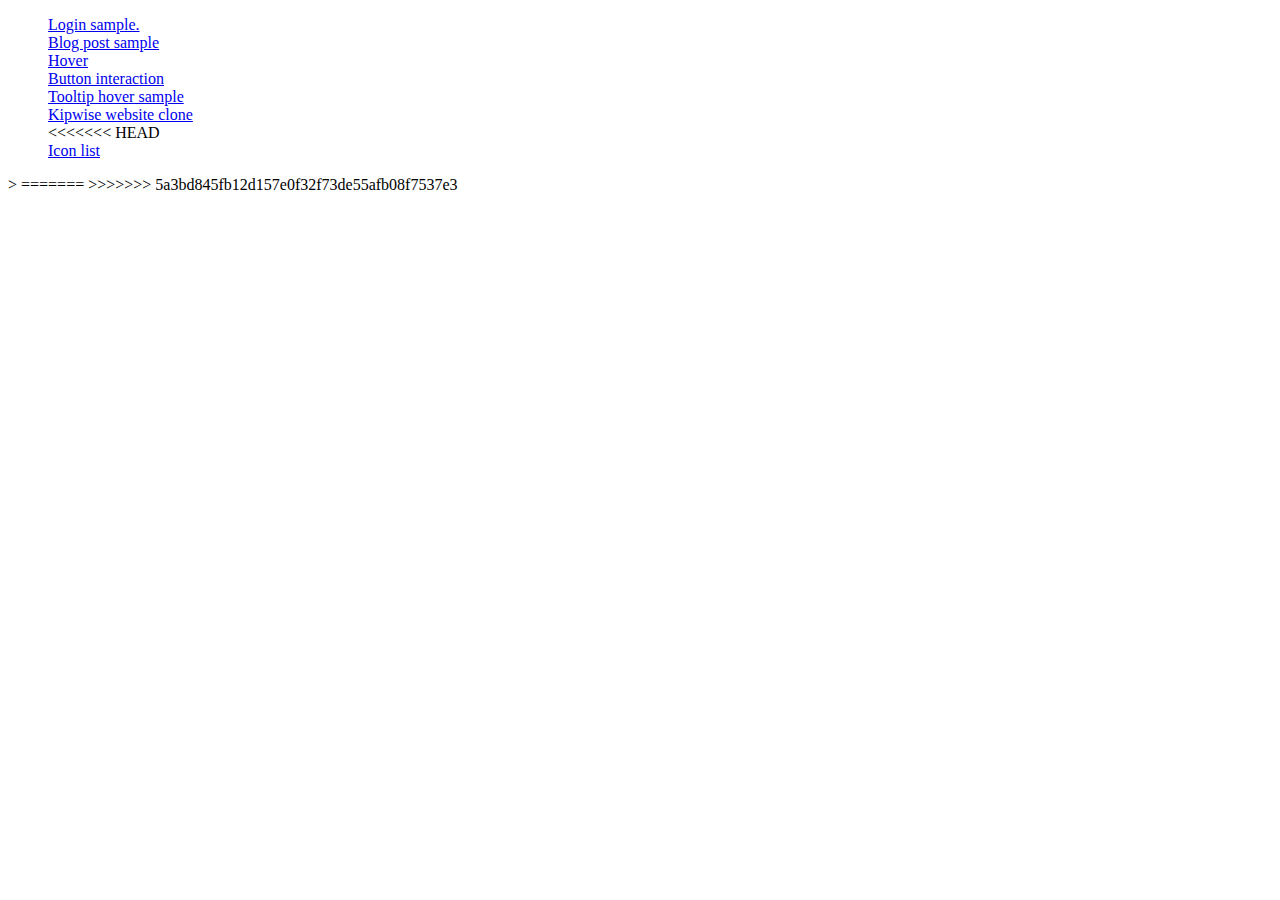
<file: index.html>
<!DOCTYPE html>
<html lang="en">
<head>
    <meta charset="UTF-8">
    <meta name="viewport" content="width=device-width, initial-scale=1.0">
    <meta http-equiv="X-UA-Compatible" content="ie=edge">
    <style>
        li{
            list-style-type: none;
        }
    </style>
    <title>Practice</title>
</head>
<body>
<ul>

    <li><a href="Sign in sample/Sign_in.html">Login sample.</a></li>
    <li><a href="Blog_post sample/blog.html">Blog post sample</a></li>
    <li> <a href="Hover_js/day3.html">Hover </a></li>
    <li><a href="Button_interaction/day4.html">Button interaction</a></li>
    <li><a href="tooltip_hover/day5.html">Tooltip hover sample</a></li>
    <li><a href="Kipwise website clone/index.html">Kipwise website clone</a></li>
<<<<<<< HEAD
    <li><a href="New folder/iconList.html">Icon list</a></li>
</ul>>
=======

</ul>
>>>>>>> 5a3bd845fb12d157e0f32f73de55afb08f7537e3
</body>
</html>
</file>
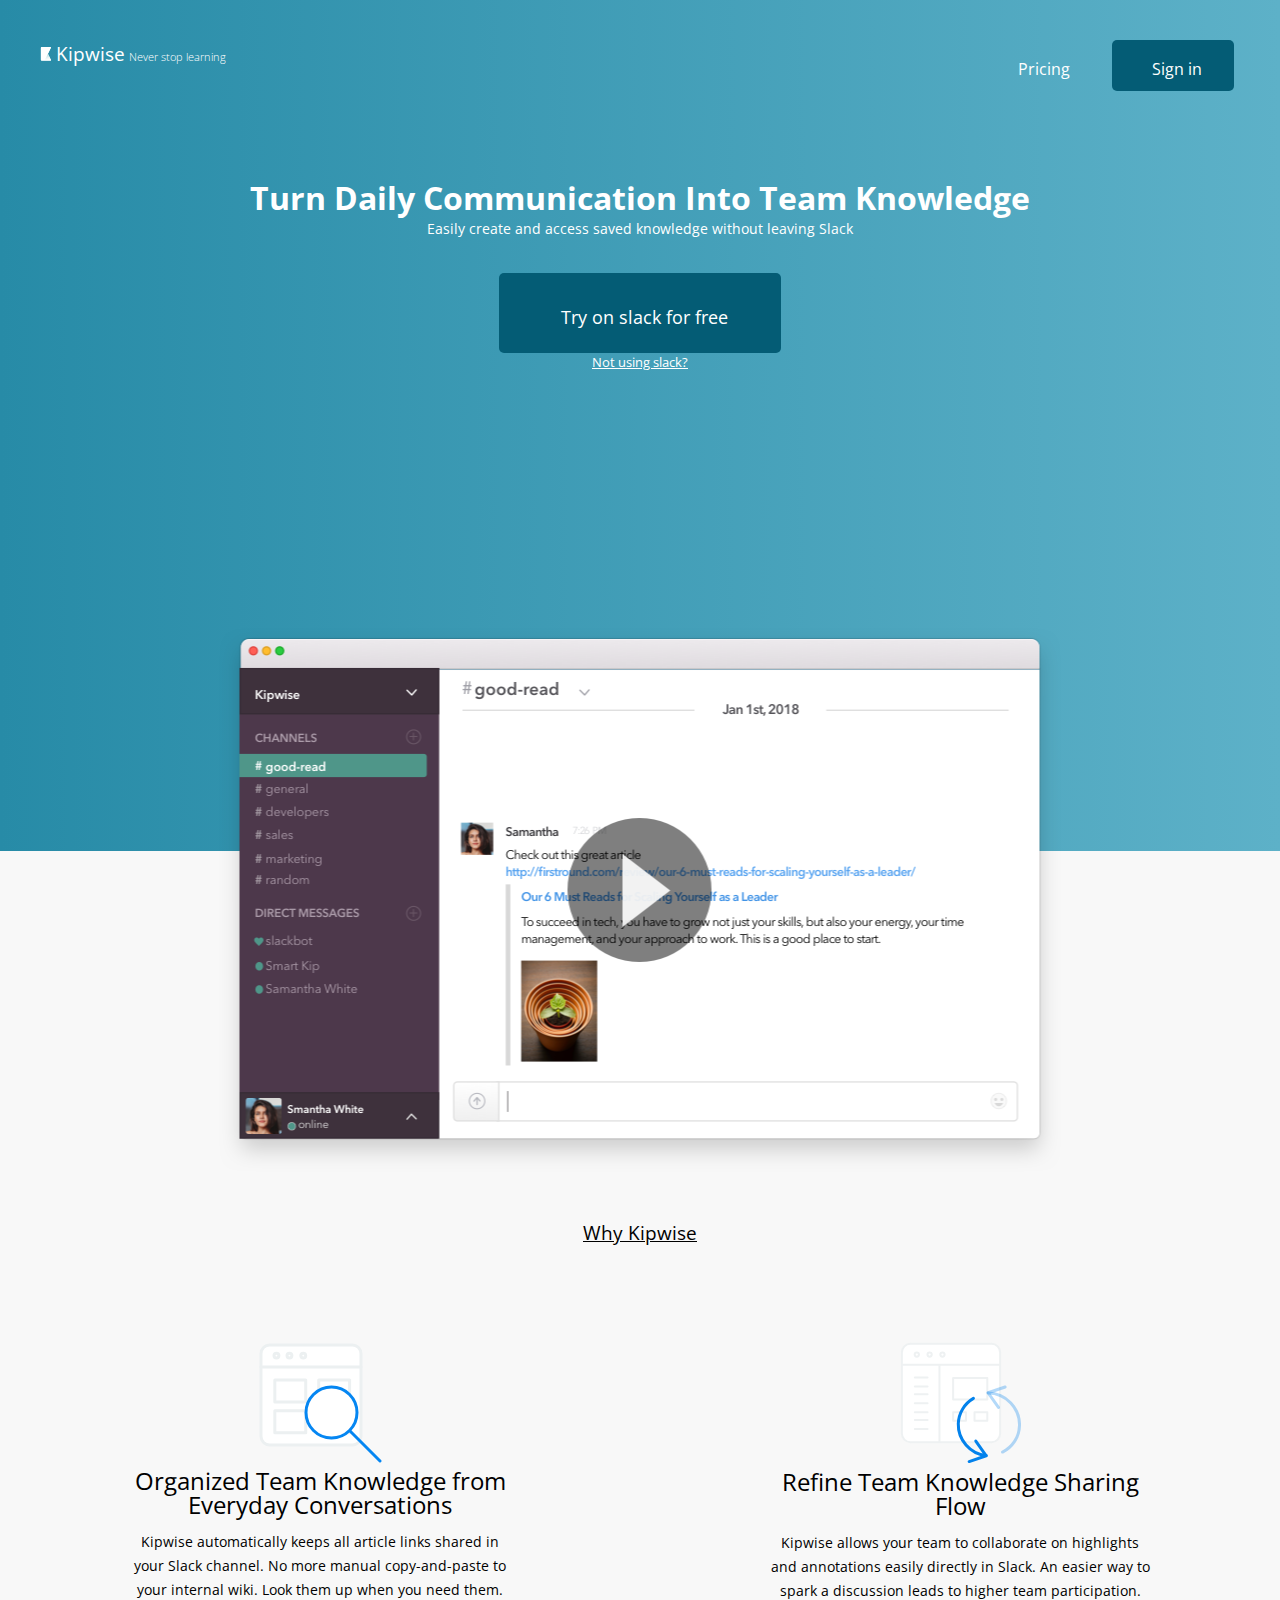
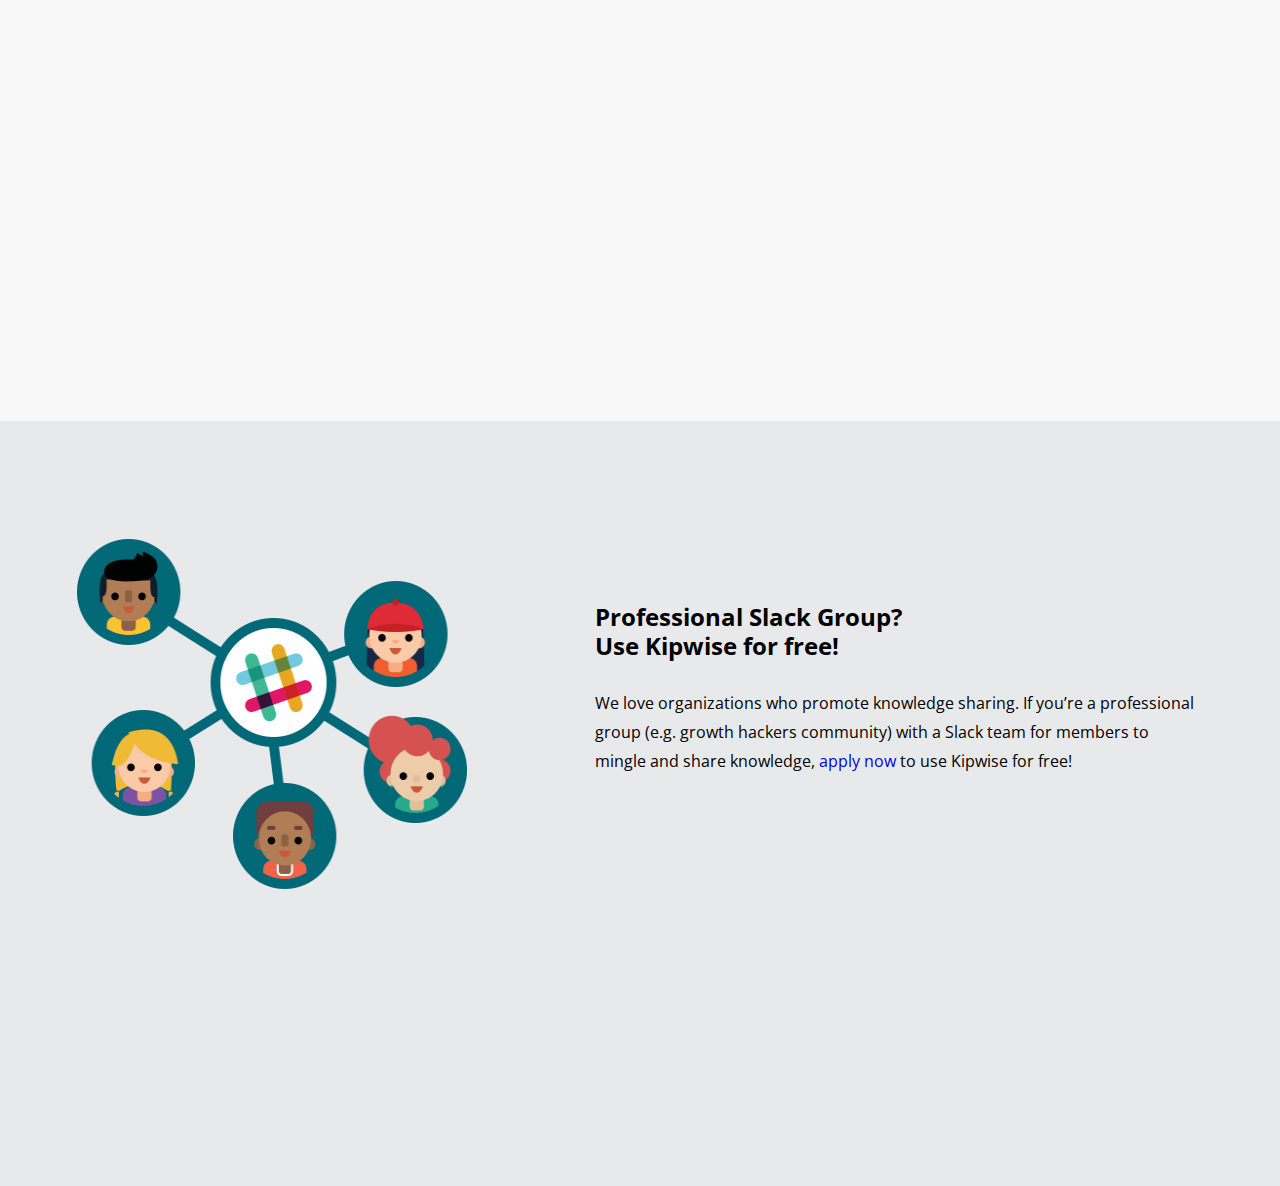
<file: Kipwise website clone/index.html>
<!DOCTYPE html>
<html lang="en">
<head>
    <meta charset="UTF-8">
    <meta name="viewport" content="width=device-width, initial-scale=1.0">
    <meta http-equiv="X-UA-Compatible" content="ie=edge">
    <link rel="stylesheet" href="index.css">
    <link rel="stylesheet" href="https://use.fontawesome.com/releases/v5.0.9/css/all.css" integrity="sha384-5SOiIsAziJl6AWe0HWRKTXlfcSHKmYV4RBF18PPJ173Kzn7jzMyFuTtk8JA7QQG1" crossorigin="anonymous">    
    <link href="https://fonts.googleapis.com/css?family=Open+Sans:400,700" rel="stylesheet"> 
    <title>Document</title>
</head>

<body>
        <!-- The video image, which has the video embedded -->
        <a href="#open-modal"><img src="assets/vid.png" alt="" class="image"></a>
        
        <!-- Modal window -->
        <!-- <div id="open-modal" class="modal-window">
            <div>
              <a href="#modal-close" title="Close" class="modal-close">Close</a>
              <iframe width="843" height="400" src="#">
              </iframe> 
              
              </div>
          </div> -->
        <!-- End modal window -->

<!-- The nav bar -->
<nav>
      <div class="position--nav">
        <ul class="clearfix">
            <li class="left--nav">
                <a href="/"><img src="assets/kipwise.png" alt="" srcset="">  Kipwise</a>
                <span>  Never stop learning</span>
            </li>

            <li class="right--nav">
                <a href="https://kipwise.com/pricing">Pricing</a>
                <a href="https://kipwise.com/auth/slack" class="btn2"><i class="fab fa-slack"></i>Sign in</a>
            </li>
        </ul>
    </div>
</nav>


<div class="section1">
        <h1>Turn Daily Communication Into Team Knowledge</h1>
        <p class="text">Easily create and access saved knowledge without leaving Slack</p>
        <a href="https://kipwise.com/auth/connect/slack" class="btn"><i class="fab fa-slack"></i> Try on slack for free</a>
        <p class="text2">Not using slack?</p>
 
</div>

<section class="section2">
        <span>okasds</span>
        <p class="section2--heading">Why Kipwise</p>

    <div class="section2--outer">
        <div class="section2--inner">
            <div>
                <img src="assets/x.svg" alt="">
            </div>
            <h3>Organized Team Knowledge from Everyday Conversations</h3>
            <p>Kipwise automatically keeps all article links shared in your Slack channel. No more manual copy-and-paste to your internal wiki. Look them up when you need them.</p>
        </div>

        <div class="section2--inner">
                <div>
                    <img src="assets/y.svg" alt="">
                </div>
                <h3>Refine Team Knowledge Sharing Flow</h3>
                <p>Kipwise allows your team to collaborate on highlights and annotations easily directly in Slack. An easier way to spark a discussion leads to higher team participation.</p>
        </div>
    </div>
</section>

<section class="section3">
        <span>x</span>
        <div>
                <div class="section3--image">
                    <div>
                        <img src="assets/kip.png" alt="" class="kip">
                    </div>

                    <div class="section3--container">
                        <h2>Professional Slack Group? <br>
                                Use Kipwise for free!</h2><br>
                        <p>We love organizations who promote knowledge sharing. If you’re a professional group (e.g. growth hackers community) with a Slack team for members to mingle and share knowledge, <a href="https://kipwise.com/pricing/professional-groups">apply now</a> to use Kipwise for free! </p>
                    </div>
                </div>
        </div>
</section>
</body>
</html>
</file>
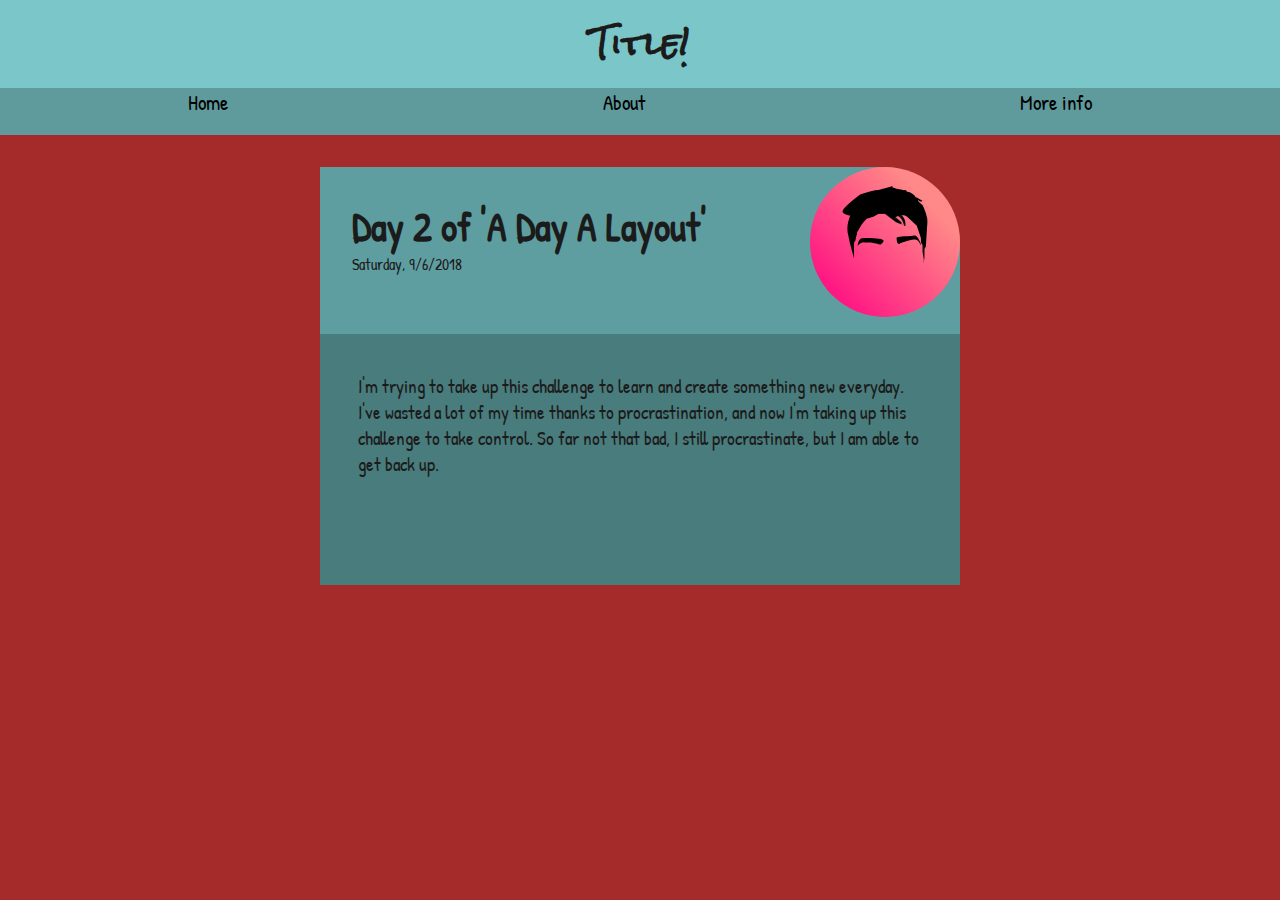
<file: Blog_post sample/blog.html>
<!DOCTYPE html>
<html lang="en">
<head>
    <meta charset="UTF-8">
    <meta name="viewport" content="width=device-width, initial-scale=1.0">
    <meta http-equiv="X-UA-Compatible" content="ie=edge">
    <link rel="stylesheet" href="blog.css">
    <link href="https://fonts.googleapis.com/css?family=Patrick+Hand|Rock+Salt" rel="stylesheet"> 
    <title>Document</title>
</head>
<body>
    <header>
        <div class="title">
            <p>Title!</p>
        </div>

        <nav>
            <ul>
                <li><a href="../index.html">Home</a></li>
                <li><a href="https://github.com/goprime10">About</a></li>
                <li><a href="#">More info</a></li>
            </ul>
        </nav>
    </header>

    <main>
        <div class="post">
            <img src="primo.png" alt="">

           <div class="post-main">
               <p class="post-details">Day 2 of 'A Day A Layout'</p>
               <span>Saturday, 9/6/2018</span>
           </div>

           <div class="post-text">
               <p>I'm trying to take up this challenge to learn and create something new everyday. I've wasted a lot of my time thanks to procrastination,
                   and now I'm taking up this challenge to take control. So far not that bad, I still procrastinate, but I am able to get back up.
               </p>
           </div>
        </div>
    </main>
</body>
</html>
</file>
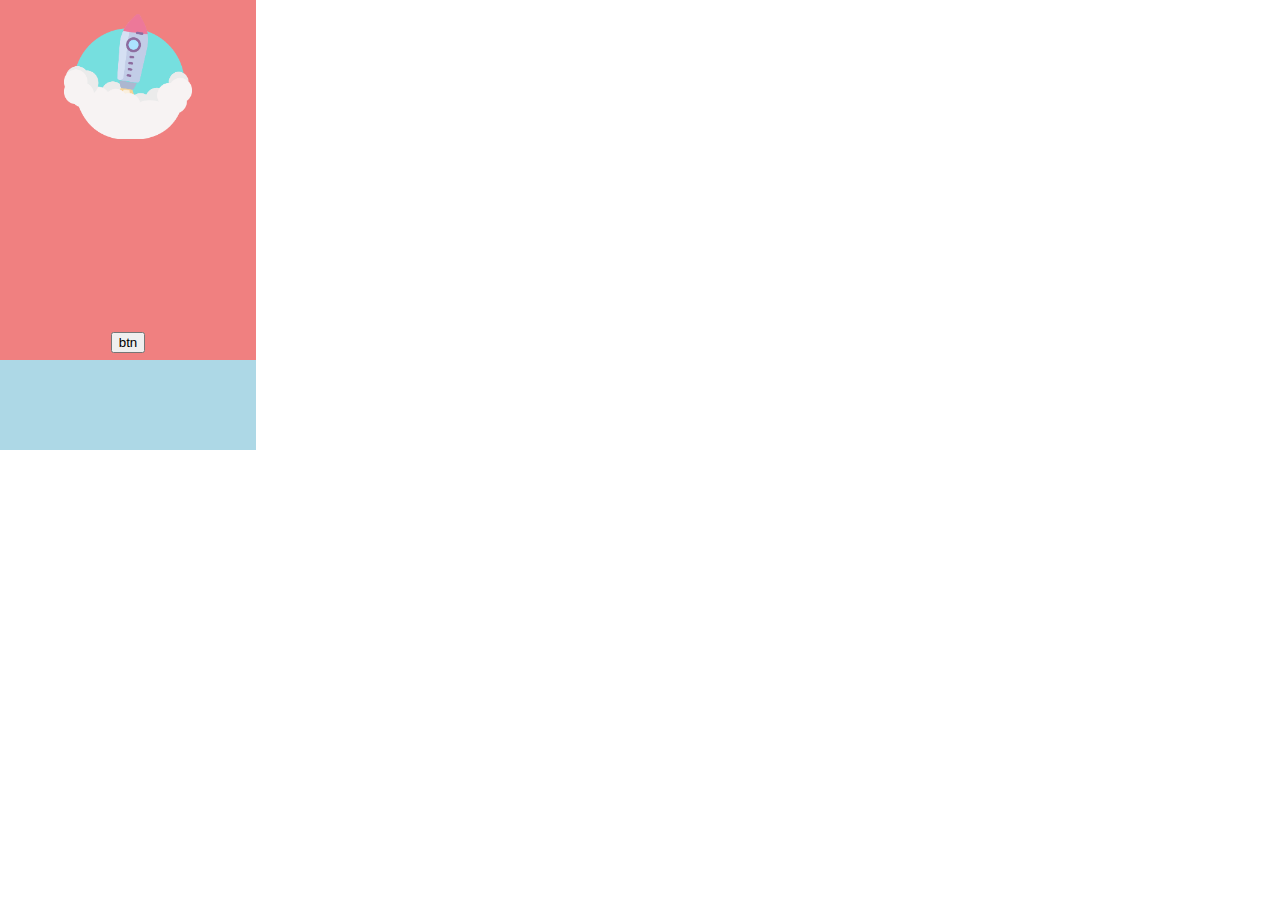
<file: Button_interaction/day4.html>
<!DOCTYPE html>
<html lang="en">
<head>
    <meta charset="UTF-8">
    <meta name="viewport" content="width=device-width, initial-scale=1.0">
    <meta http-equiv="X-UA-Compatible" content="ie=edge">
    <link rel="stylesheet" href="day4.css">
    <script src="day4.js"></script>
    <title>Document</title>
</head>
<body>

    <div class="card-main">
        <div class="card-upper">
            <div class="image" id="img"><img src="../Day_3/dl1.png" alt=""></div>
            <button onclick="test()">btn</button>
        </div>

    </div>


</body>
</html>
</file>
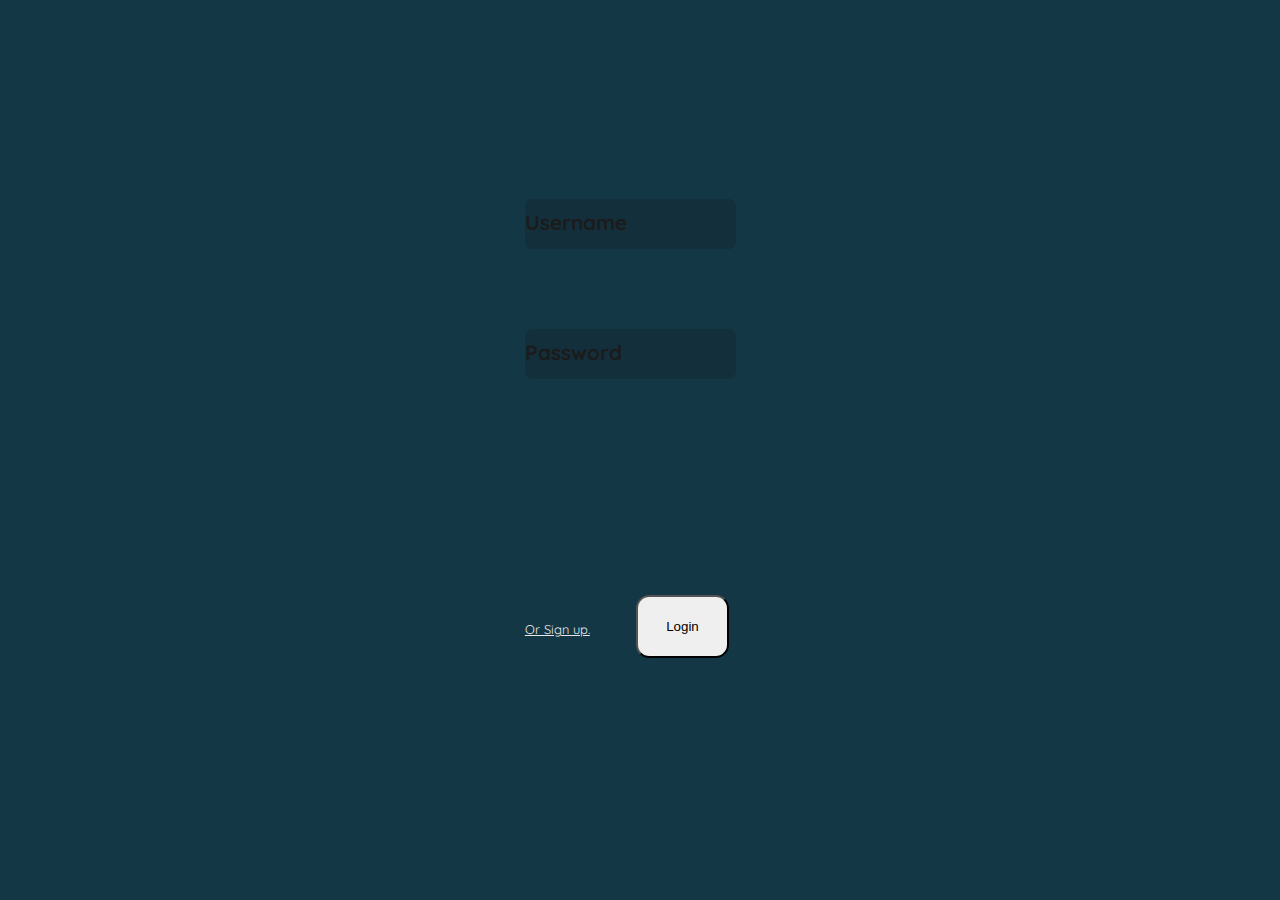
<file: Day_1/Sign_in.html>
<!DOCTYPE html>
<html lang="en">
<head>
    <meta charset="UTF-8">
    <meta name="viewport" content="width=device-width, initial-scale=1.0">
    <meta http-equiv="X-UA-Compatible" content="ie=edge">
    <link rel="stylesheet" href="sign_in.css">
    <link href="https://fonts.googleapis.com/css?family=Quicksand:400,700" rel="stylesheet"> 
    <title>Day 1:A Log in/Sign up page.</title>
</head>

<body>
<div class="log-in">

    <form action="#">

        <div class="group first">
            <input type="text" required>
            <span class="bar"></span>
            <label>Username</label>
        </div>

        <div class="group">
                <input type="text" required>
                <span class="bar"></span>
                <label>Password</label>
            </div>

        <button type="submit">Login</button>
        <span class="sign_up"><a href="#">Or Sign up.</a></span>
    </form>
</div>    
</body>
</html>
</file>
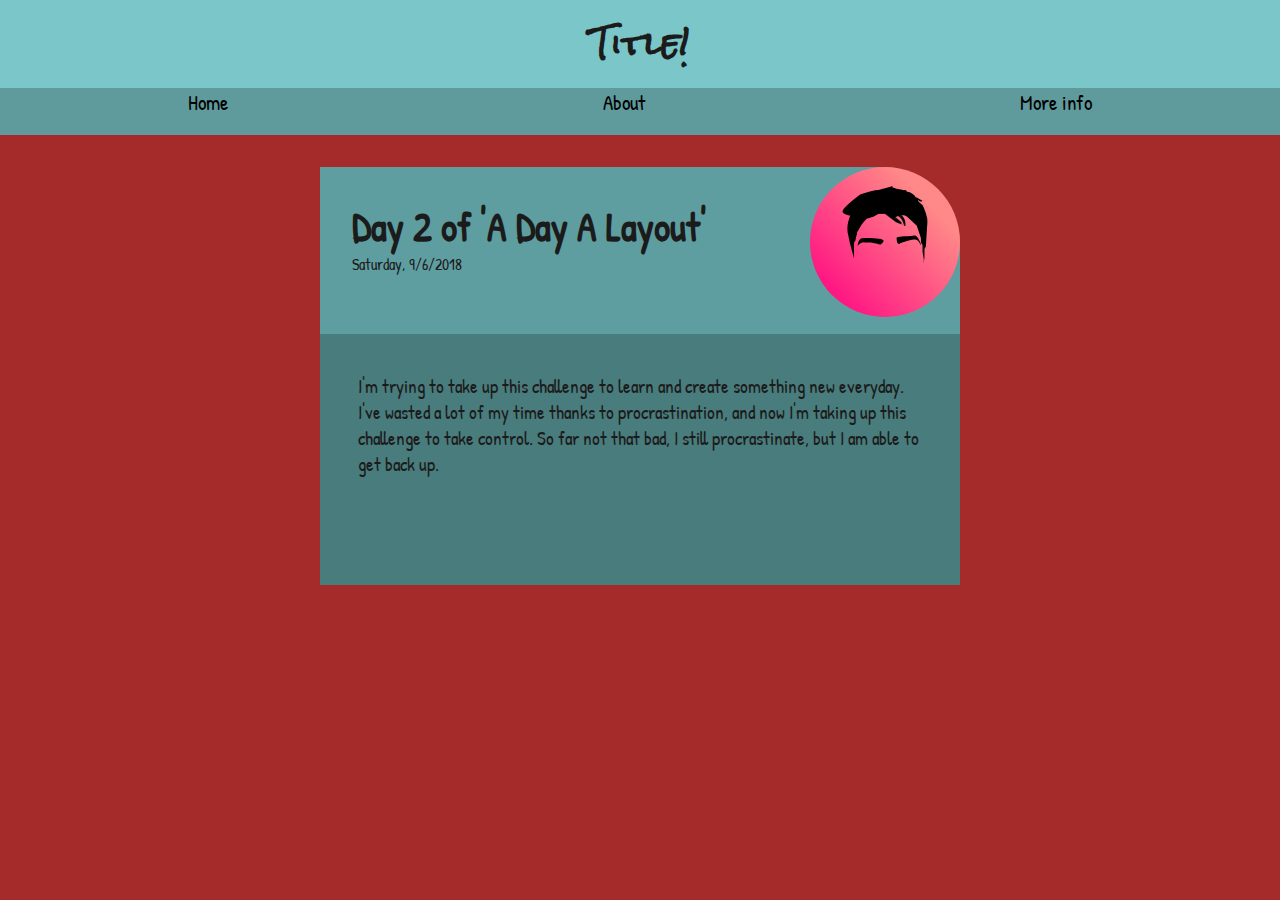
<file: Day_2/day2.html>
<!DOCTYPE html>
<html lang="en">
<head>
    <meta charset="UTF-8">
    <meta name="viewport" content="width=device-width, initial-scale=1.0">
    <meta http-equiv="X-UA-Compatible" content="ie=edge">
    <link rel="stylesheet" href="day2.css">
    <link href="https://fonts.googleapis.com/css?family=Patrick+Hand|Rock+Salt" rel="stylesheet"> 
    <title>Document</title>
</head>
<body>
    <header>
        <div class="title">
            <p>Title!</p>
        </div>

        <nav>
            <ul>
                <li><a href="../index.html">Home</a></li>
                <li><a href="https://github.com/goprime10">About</a></li>
                <li><a href="#">More info</a></li>
            </ul>
        </nav>
    </header>

    <main>
        <div class="post">
            <img src="primo.png" alt="">

           <div class="post-main">
               <p class="post-details">Day 2 of 'A Day A Layout'</p>
               <span>Saturday, 9/6/2018</span>
           </div>

           <div class="post-text">
               <p>I'm trying to take up this challenge to learn and create something new everyday. I've wasted a lot of my time thanks to procrastination,
                   and now I'm taking up this challenge to take control. So far not that bad, I still procrastinate, but I am able to get back up.
               </p>
           </div>
        </div>
    </main>
</body>
</html>
</file>
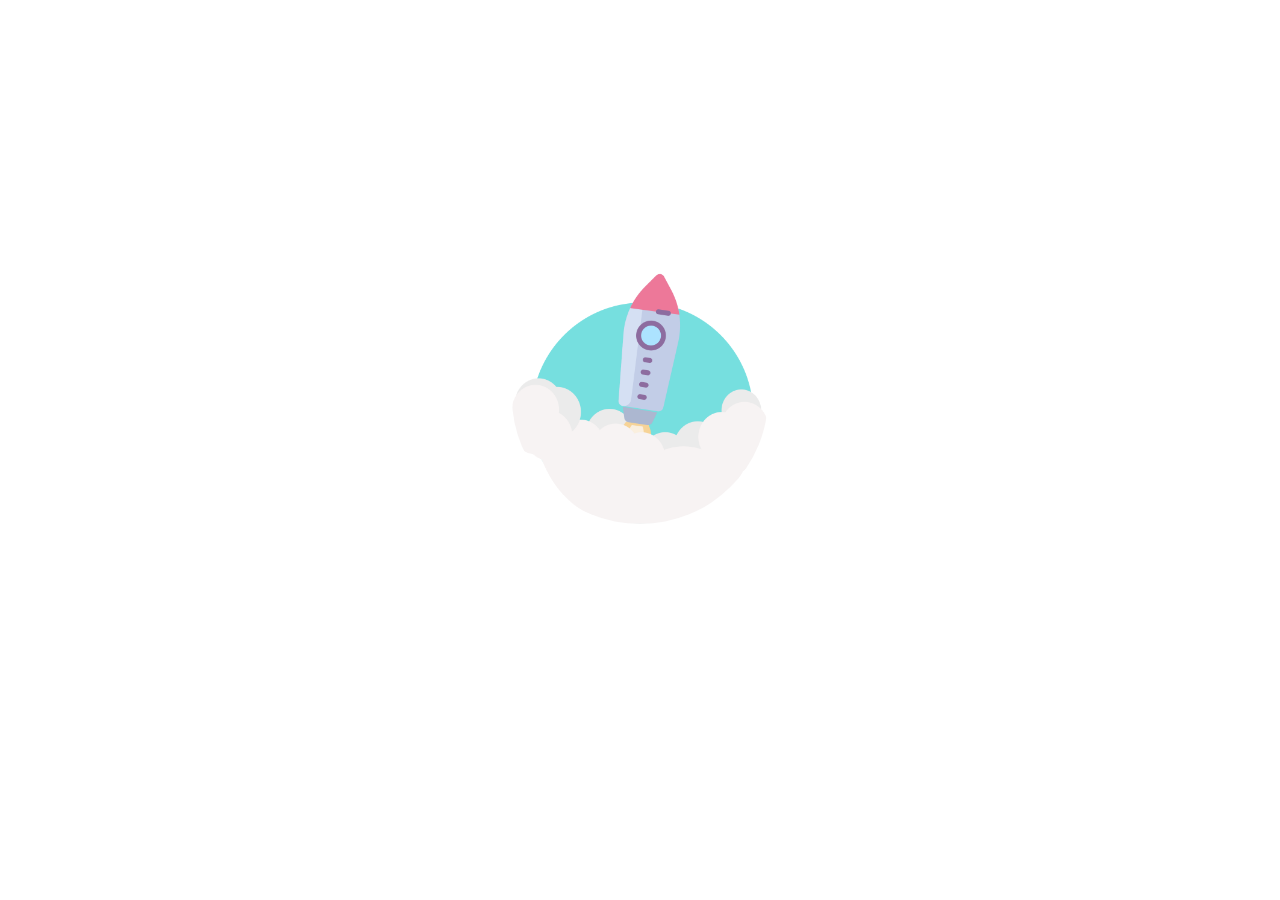
<file: Day_3/day3.html>
<!DOCTYPE html>
<html lang="en">
<head>
    <meta charset="UTF-8">
    <meta name="viewport" content="width=device-width, initial-scale=1.0">
    <meta http-equiv="X-UA-Compatible" content="ie=edge">
    <link rel="stylesheet" href="day3.css">
    <script src="day3.js"></script>
    <title>Document</title>
</head>
<body>
        <div class="arrow" id="boxx">
                <p>arrow</p>
        </div>

        <div class="main">
            <div class="box">
            <img src="dl1.png" alt="" onmouseover="test()">
            </div>
        </div>

</body>
</html>
</file>
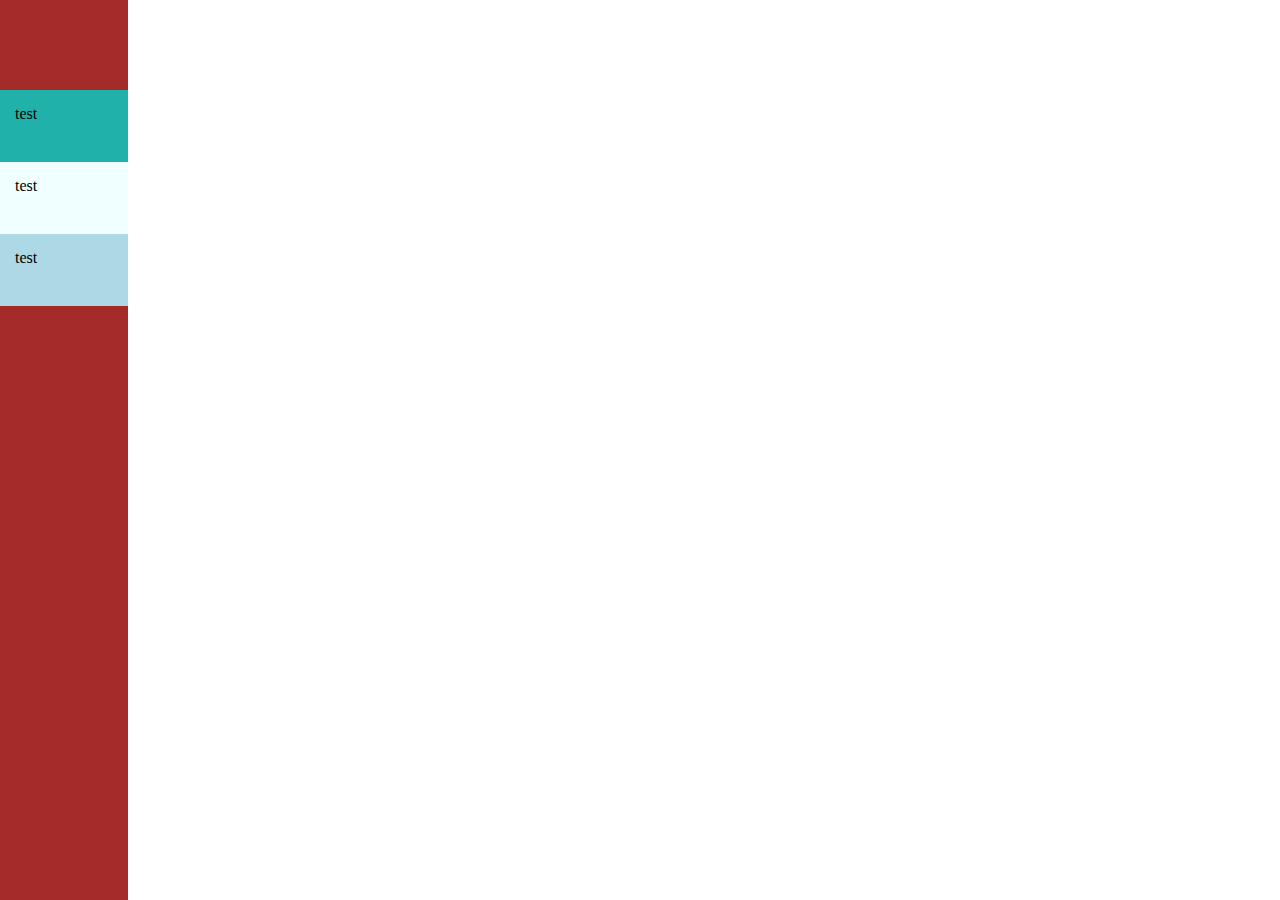
<file: Day_5/day5.html>
<!DOCTYPE html>
<html lang="en">
<head>
    <meta charset="UTF-8">
    <meta name="viewport" content="width=device-width, initial-scale=1.0">
    <meta http-equiv="X-UA-Compatible" content="ie=edge">
    <link rel="stylesheet" href="day5.css">
    <title>Document</title>
</head>
<body>
    
    <aside>
        <div class="main-block">
            <div class="inner-blocks one tooltip-container"><p >test</p><span class="tooltip-text">tooltipptext</span></div>
            <div class="inner-blocks two tooltip-container"><p >test</p><span class="tooltip-text">tooltipptext</span></div>
            <div class="inner-blocks three tooltip-container"><p >test</p><span class="tooltip-text">tooltipptext</span></div>
        </div>
    </aside>

</body>
</html>
</file>
<file: Kipwise website clone/index.css>
*{
    margin: 0;
    padding: 0;
}

html,body{
    height: 100%;
    background: linear-gradient(to right, #278ba7, #5db1c8);
    font-family: 'Open Sans', sans-serif;
}

nav{
    position: fixed;
    width: 100%;
    top:0;
    left: 0;
    right: 0;
    color:white;
}
.position--nav{
    background: linear-gradient(to right, #278ba7, #5db1c8);
    padding: 40px;
}

.text{
    font-size:0.85em;
}

.text2{
    font-size: 0.8em;
    text-decoration: underline;
}

.right--nav{
    float: right;
}

.left--nav{
    float: left;
}

nav ul li.left--nav a{
    font-size:1.2em;
}

nav ul li.left--nav span{
    font-size: 0.7em;
    font-weight: 300;
}

a{
    text-decoration: none;
}

 nav ul li{
     list-style-type: none;
 }

nav ul li a{
    color:white;
}

nav ul li.right--nav a{
    margin-right:6px;
    margin-left:2em;
}

.image{
    position: absolute;
    top: 100%;  
    left: 50%; 
    transform: translate(-50%, -50%); 
}

.section1{
    text-align: center;
    height:75vh;
    margin-top: 11em;
    color:white;
}

.clearfix{
    overflow:auto;
}

.clearfix::after{
    content:"";
    clear:both;
    display:table;
}

i{
    margin-right:0.3em;
    font-size: 1.6em;
}

.btn{
   padding: 1.2em 3em;
   margin-top:2em;
   font-size: 1.1em;
   color:white;
   background-color:#045C75;
   display:inline-block;
   border-radius:5px;
}

.btn2{
    padding: 0.5em 2em;
    font-size: 1em;
    background-color:#045C75;
    display:inline-block;
    border-radius:5px;
 }

 .btn:hover, .btn2:hover{
     background-color: rgb(5, 58, 73);
 }

.section2{
    text-align: center;
    height:130vh;
    background-color: rgb(248, 248, 248);
}

.section2--heading{
    margin-top:18em;
    font-size:1.2em;
    text-decoration: underline;
}

.section2--outer{
    margin-top:6em;
    display: flex;
    align-items: center;
    justify-content: space-around;
    line-height: 1.5em;
    font-weight:400;
}

.section2--inner{
    width: 30%;
}

section.section2 div.section2--outer p{
    font-size:0.85em;
    margin-top:1em;
}

section.section2 div.section2--outer h3{
    font-weight:400;
    font-size:1.5em;
}

.section3--image{
    display: flex;
    justify-content: center;
    padding: 2em;
    margin-top:4em;
}

.section3{
    height: 85vh;
    background:#e8e9eb;
}

.section3--container{
    width:50%;
    margin-top:4em;
    text-align: left;
    line-height: 1.8em;
}

section.section3 span{
    visibility: hidden;
}

.kip{
    width: 390px;
    height: 350px;
    margin-right:8em;
}

/* Modal window css */
/* .modal-window {
    position: fixed;
    background-color: rgba(255, 255, 255, 0.15);
    top: 0;
    right: 0;
    bottom: 0;
    left: 0;
    z-index: 999;
    opacity: 0;
    pointer-events: none;
    -webkit-transition: all 0.3s;
    -moz-transition: all 0.3s;
    transition: all 0.3s;
  }

  .modal-window:target {
    opacity: 1;
    pointer-events: auto;
  }
  
  .modal-window>div {
    width: 844px;
    position: relative;
    margin: 8% auto;
    padding: 2rem;
    background: #fff;
    color: #444;
  } */
</file>
<file: Blog_post sample/blog.css>
:root{
    --font-title:'Rock Salt', sans-serif;
    --font-normal: 'Patrick Hand', sans-serif;   
}

*{
    box-sizing: border-box;
    margin:0;
    padding: 0;
    border: 0;
 
}

a{
    text-decoration: none;
    color:black;
    transition: 1s all ease;
}

a:hover{
    color: aquamarine;
}

body{
    background: brown;
    font-family: var(--font-normal);
    color: #1C1B1B;
}

header{
    margin: 0;
    height:15vh;
    background: rgb(122, 198, 201);
    box-shadow:2px cadetblue;
}

main{
    min-height: 50vh;
    overflow: auto;
    display: flex;
    justify-content: center;
}

.title{
    font-family: var(--font-title);
    font-weight: bold;
    font-size: 2em;
    height:65%;
    text-align: center;
    display: flex;
    justify-content: center;
    align-items: center;
}

/* Nav bar */
nav{
    height: 35%;
    font-size: 1.3em;
    background: rgb(95, 154, 156);
}

nav ul{
    display: flex;
    justify-content: space-around;
    align-items: center;
}

li{
    list-style-type: none;
}
/* nav bar end */

.post{
    position: relative;
    margin-top: 2em;
    border-top-right-radius: 5em;
    width: 50%;
    background: #497C7D;
}

img{
    position: absolute;
    right: 0;
    border-radius: 50%;
    height: 150px;
    width: 150px;
}

.post-details{
    font-size: 2.5em;
    font-weight: bold;
}

.post-main{
    height: 40%;
    border-top-right-radius: 5em;
    padding:2em 2em;
    background: cadetblue;
}

.post-text{
    padding:2em 2em;
    font-size: 1.2em;
}
</file>
<file: Button_interaction/day4.css>
html,body{
    margin: 0;
    padding: 0;
    height: 100%;
}

.card-main{
    position: relative;
    width: 20%;
    height: 50%;
    background: lightblue;
}

.card-upper{
    position: relative;
    display: flex;
    justify-content: center;
    width: 100%;
    height: 80%;
    background: lightcoral;
    transition: 1s all ease-in-out;
}

button{
    position: absolute;
    bottom: 2%;
}


/* .card-upper:hover{
    height: 30%;
    transition: 1s all ease-in-out;
} */

 img{
     position: relative;
    width:100%;;
    height:auto;
}

.image{
    position: relative;
    margin-top: 12px;
    width: 50%;
    height: 50%;
}
</file>
<file: Day_1/sign_in.css>
html,body{
    margin:0;
    padding: 0;
    border: 0;
    height: 100%;
    display: flex;
    justify-content: center;
    align-items: center;
    font-family: "Quicksand", sans-serif;
    background: #143746;
    color: #1C1B1B;
}

a{
    text-decoration: underline;
    color: #E8E7E7;
}

.sign_up{
    font-size: 0.8em;
    width: 50%;
    position: absolute;
    z-index: 2;
    bottom: 10em;
    left:0;
}

.log-in{
    width: 30vw;
    height: 70vh;
    display: flex;
    justify-content: center;
}

form{
    display: flex;
    width:60%;
    flex-direction: column;
    align-items: center;
    position: relative;
}

span{
    margin-top: 5em;
}

input{
    background: none;
    border:none;
    font-size: 1em;
    height: 3em;
    width: 90%;
    outline: 0;
    border-radius: 0.5em;
    background: #132F3B;
}

input:focus{
    outline: none;
}


label{
    display: block;
    font-size: 1.3em;
    font-weight: 700;
    position: absolute;
    top: 10px;
    pointer-events: none;
    transition: 0.2s ease all;
}

.first{
    margin-top: 4em;
}

input:focus ~ label, input:valid ~ label {
    top: -20px;
    font-size: 1em;
    color:rgb(26, 25, 25);
}

button{
    position: absolute;
    right: 2em;
    bottom: 8em;
    width: 40%;
    height: 10%;
    border-radius: 1em;
}

.group{
    position: relative;
    width: 100%;
}

.bar{
    position:relative;
    display:block;
    width: 90%;
}

.bar::before, .bar::after{
    content: "";
    height: 2px;
    width: 0;
    bottom: 5em;
    position:absolute;
    background: #4FC1A5;
    transition: 2s ease all;
}

.bar::before{
    left:50%;
}

.bar::after{
    right: 50%;
}


input:focus ~ .bar:before, input:focus ~ .bar::after{
    width: 50%;
}
</file>
<file: Day_2/day2.css>
:root{
    --font-title:'Rock Salt', sans-serif;
    --font-normal: 'Patrick Hand', sans-serif;   
}

*{
    box-sizing: border-box;
    margin:0;
    padding: 0;
    border: 0;
 
}

a{
    text-decoration: none;
    color:black;
    transition: 1s all ease;
}

a:hover{
    color: aquamarine;
}

body{
    background: brown;
    font-family: var(--font-normal);
    color: #1C1B1B;
}

header{
    margin: 0;
    height:15vh;
    background: rgb(122, 198, 201);
    box-shadow:2px cadetblue;
}

main{
    min-height: 50vh;
    overflow: auto;
    display: flex;
    justify-content: center;
}

.title{
    font-family: var(--font-title);
    font-weight: bold;
    font-size: 2em;
    height:65%;
    text-align: center;
    display: flex;
    justify-content: center;
    align-items: center;
}

/* Nav bar */
nav{
    height: 35%;
    font-size: 1.3em;
    background: rgb(95, 154, 156);
}

nav ul{
    display: flex;
    justify-content: space-around;
    align-items: center;
}

li{
    list-style-type: none;
}
/* nav bar end */

.post{
    position: relative;
    margin-top: 2em;
    border-top-right-radius: 5em;
    width: 50%;
    background: #497C7D;
}

img{
    position: absolute;
    right: 0;
    border-radius: 50%;
    height: 150px;
    width: 150px;
}

.post-details{
    font-size: 2.5em;
    font-weight: bold;
}

.post-main{
    height: 40%;
    border-top-right-radius: 5em;
    padding:2em 2em;
    background: cadetblue;
}

.post-text{
    padding:2em 2em;
    font-size: 1.2em;
}
</file>
<file: Day_3/day3.css>
html,body{
    margin:0;
    padding: 0;
    display: flex;
    justify-content: center;
    align-items: center;
    height: 100%;
    width: 100%;
}


a{
    cursor: pointer;
}

/* p{
    position: absolute;
    top: 0;
} */

.main{
    width: 20%;
    height: 40%;
    display: flex;
    position: relative;
}

img{
    width: 100%;
    height: auto;
    border-radius: 50%;
    transition: 1s ease all;
}

/* .main::before{
    content: "";
    position: absolute;
    display: block;
    height: 0;
    width: 0;
    top: 30%;
    opacity: 0;
    left: -15%;
    border-top: 10px solid transparent;
    border-bottom: 10px solid transparent;

    border-left: tomato 10px solid;
    transition: 1s ease all;
}


.main:hover::before{
    opacity: 1;
    left: 0;
    transition: 1s ease all;
    transform: rotate(65deg);
}

.main::after{

    content: "This is a rocket.";
    position: absolute;
    display: block;
    transform: scale(0);
    opacity: 0;
    top: 3%;
    left: -25%;
    padding: 1em;
    width: 3em;
    height: 3em;
    border-radius: 8%;
    background:tomato;
    transition: 0.5s ease-in all;

}

.main:hover::after{
    opacity: 1;
    display: block;
    transform-origin: bottom right 0;
    transform: scale(1.5);
    transition: 0.5s ease-out all;
    transition-delay: 0.5s;
} */

.arrow{
    transform: scale(0);
    display: none;
    position: relative;
    width: 10vw;
    height: 6vw;
    text-align: center;
    background: tomato;
}


.arrow_2{
    transform: scale(1);
    display: block;
    position: relative;
    width: 10vw;
    height: 6vw;
    text-align: center;
    background: tomato;
    transition: 1s ease all;
}


.arrow_2::before{
    content: "";
    position: absolute;
    right: -0.6em;
    bottom: 3em;
    border-top: 10px solid transparent;
    border-bottom: 10px solid transparent;

    border-left: tomato 10px solid;
    transition: 1s ease all;
}
</file>
<file: Day_5/day5.css>
*{
    box-sizing: border-box;
    margin: 0;
}

html,body{
    margin: 0;
    padding: 0;
    height: 100%;
}

aside{
    width: 10%;
    background: brown;
    height: 100%;
    display: flex;
    justify-content: center;
    align-items: center;
}

.main-block{
    position: relative;
    height: 80%;
    width: 100%;
    
}


.inner-blocks{
    padding: 15px;
    position: relative;
    width: 100%;
    height: 10%;
}

.inner-blocks.one{
    position: relative;
    background: lightseagreen;
    transition: 0.3s all ease-in-out;
}

.inner-blocks.two{
    background: azure;
    transition: 0.3s all ease-in-out;
}

.inner-blocks.three{
    background: lightblue;
    transition: 0.3s all ease-in-out;
}


/* .inner-blocks:hover{
    width: 140%;
    background: aliceblue;
    transition: 0.3s all ease-in-out;
} */




.tooltip-container{
    position: relative;
}

.tooltip-container .tooltip-text{
    transform: scale(0);
    width: 120px;
    background-color: grey;
    color: #fff;
    text-align: center;
    padding: 5px 0;
    border-radius: 6px;
 
    position: absolute;
    z-index: 1;
    right: -135px;
    top: 10px;
    transition: 0.2s all ease-in-out;
}

.tooltip-container .tooltip-text::after {
    content: " ";
    position: absolute;
    top: 50%;
    right: 100%; 
    margin-top: -5px;
    border-width: 5px;
    border-style: solid;
    border-color: transparent grey transparent transparent;
}

.tooltip-container:hover .tooltip-text {
    transform-origin: left center;
    transform: scale(1);
    transition: 0.2s all ease-in-out;
}
</file>
